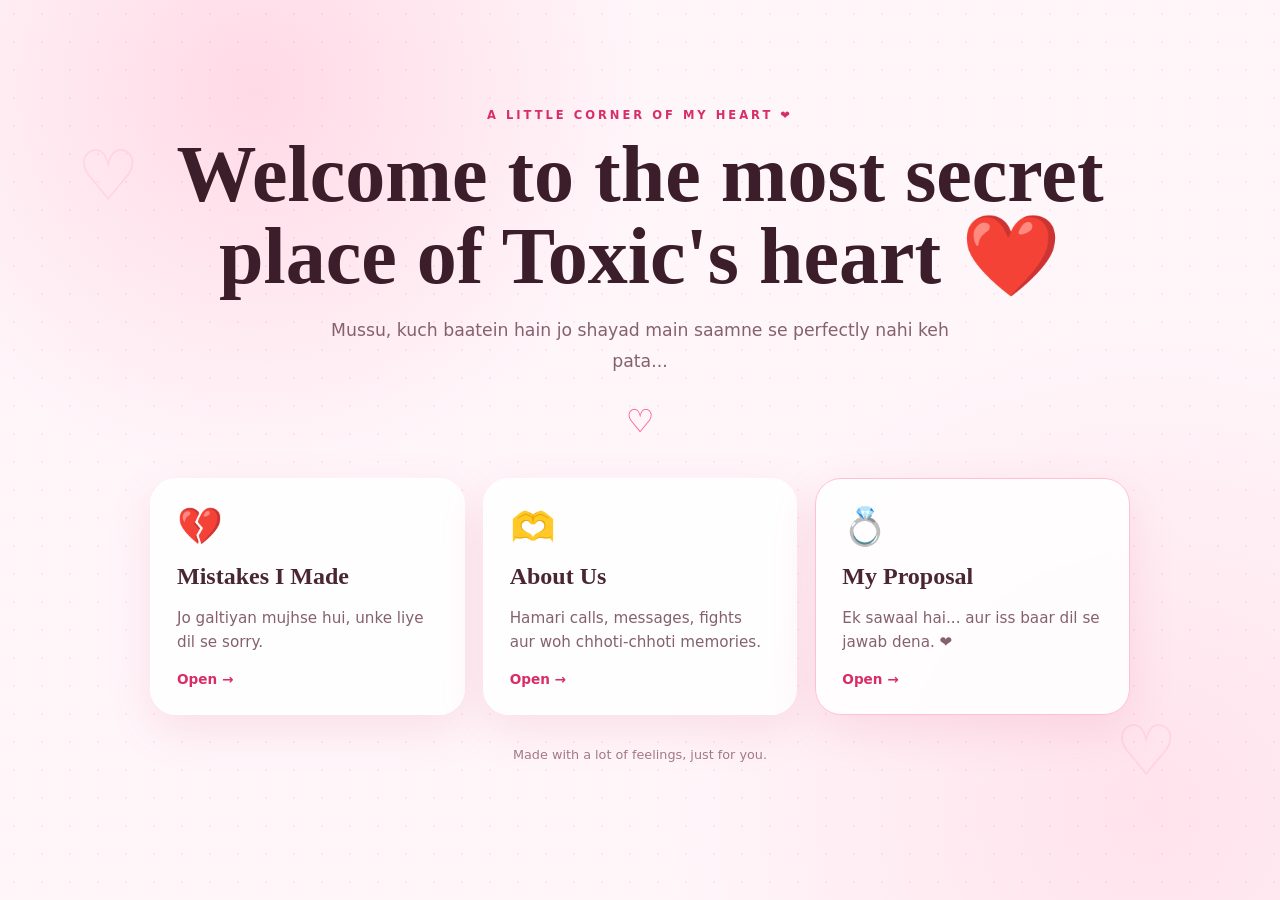
<file: index.html>
<!DOCTYPE html>
<html lang="en">
<head>
<meta charset="UTF-8">
<meta name="viewport" content="width=device-width,initial-scale=1.0">
<title>For You, With Love ❤️</title>
<link rel="stylesheet" href="style.css">
</head>
<body>
<div class="hearts"></div>
<main class="shell entrance">
  <div class="eyebrow">A little corner of my heart ❤️</div>
  <h1>Welcome to the most secret place of Toxic's heart ❤️</h1>
  <p class="lead">Mussu, kuch baatein hain jo shayad main saamne se perfectly nahi keh pata...</p>
  <div class="divider">♡</div>

  <div class="cards">
    <a class="card" href="mistakes.html">
      <span class="icon">💔</span>
      <h2>Mistakes I Made</h2>
      <p>Jo galtiyan mujhse hui, unke liye dil se sorry.</p>
      <span class="arrow">Open →</span>
    </a>

    <a class="card" href="about.html">
      <span class="icon">🫶</span>
      <h2>About Us</h2>
      <p>Hamari calls, messages, fights aur woh chhoti-chhoti memories.</p>
      <span class="arrow">Open →</span>
    </a>

    <a class="card special" href="proposal.html">
      <span class="icon">💍</span>
      <h2>My Proposal</h2>
      <p>Ek sawaal hai... aur iss baar dil se jawab dena. ❤️</p>
      <span class="arrow">Open →</span>
    </a>
  </div>
  <p class="tiny">Made with a lot of feelings, just for you.</p>
</main>
<script src="script.js"></script>
</body>
</html>
</file>
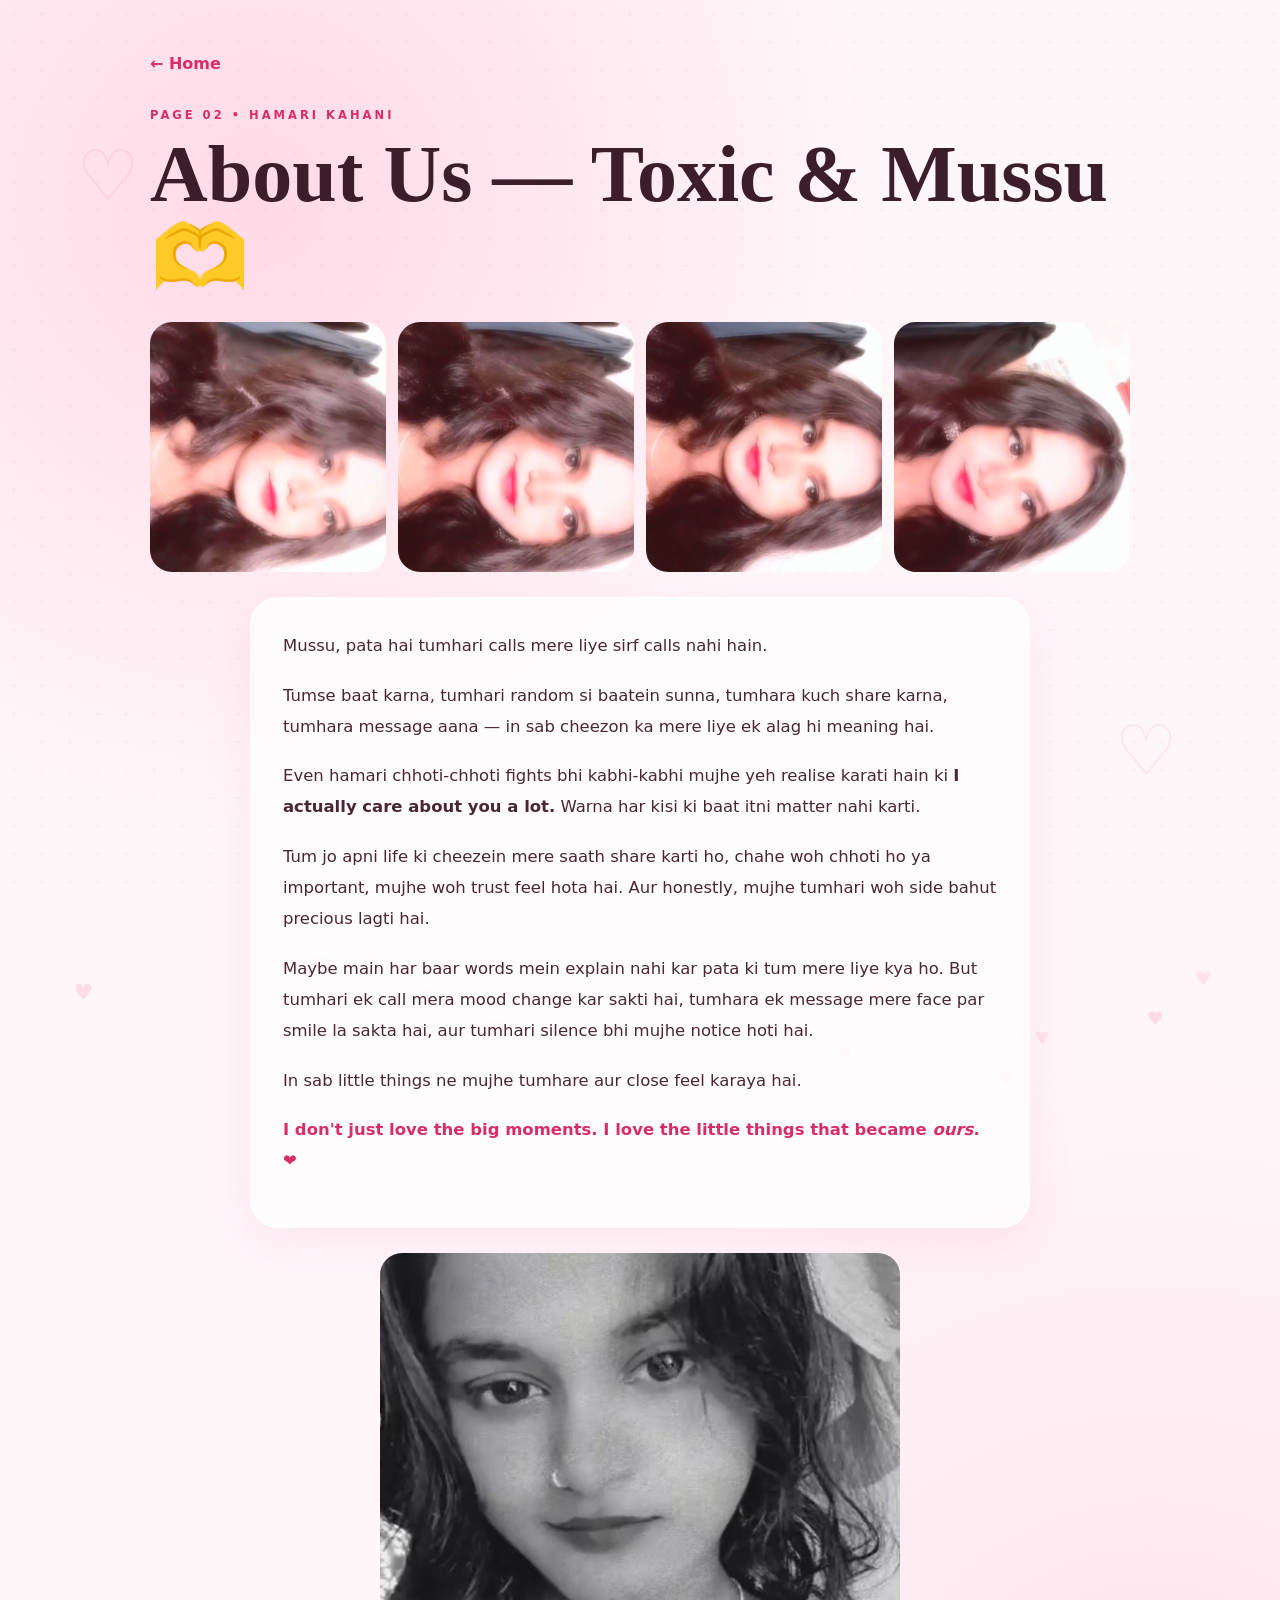
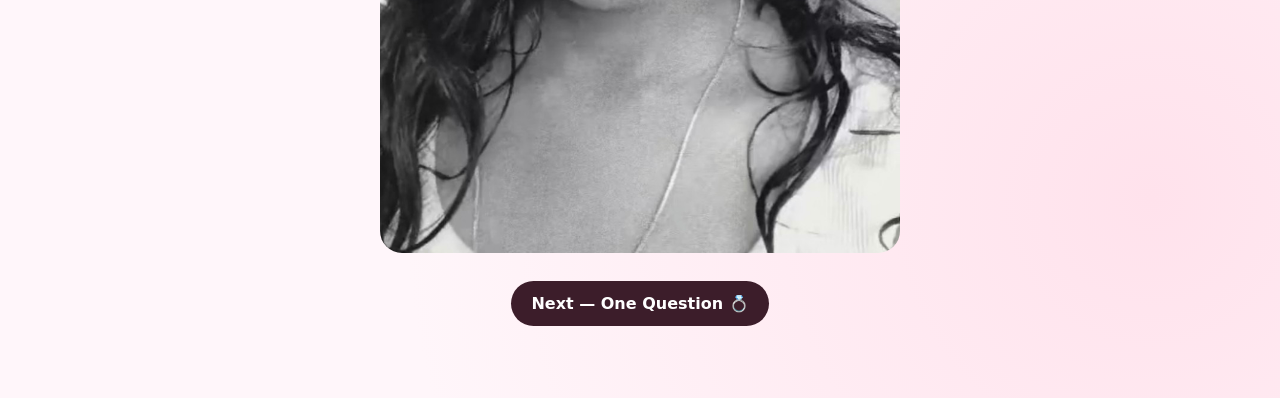
<file: about.html>
<!DOCTYPE html>
<html lang="en">
<head>
<meta charset="UTF-8"><meta name="viewport" content="width=device-width,initial-scale=1.0">
<title>About Us 🫶</title><link rel="stylesheet" href="style.css">
</head>
<body><div class="hearts"></div>
<main class="shell page">
  <a class="back" href="index.html">← Home</a>
  <div class="eyebrow">Page 02 • Hamari kahani</div>
  <h1>About Us — Toxic &amp; Mussu 🫶</h1>

  <div class="photo-grid">
    <img src="assets/photo1.jpg" alt="Memory">
    <img src="assets/photo2.jpg" alt="Memory">
    <img src="assets/photo3.jpg" alt="Memory">
    <img src="assets/photo4.jpg" alt="Memory">
  </div>

  <div class="letter">
    <p>Mussu, pata hai tumhari calls mere liye sirf calls nahi hain.</p>
    <p>Tumse baat karna, tumhari random si baatein sunna, tumhara kuch share karna, tumhara message aana — in sab cheezon ka mere liye ek alag hi meaning hai.</p>
    <p>Even hamari chhoti-chhoti fights bhi kabhi-kabhi mujhe yeh realise karati hain ki <strong>I actually care about you a lot.</strong> Warna har kisi ki baat itni matter nahi karti.</p>
    <p>Tum jo apni life ki cheezein mere saath share karti ho, chahe woh chhoti ho ya important, mujhe woh trust feel hota hai. Aur honestly, mujhe tumhari woh side bahut precious lagti hai.</p>
    <p>Maybe main har baar words mein explain nahi kar pata ki tum mere liye kya ho. But tumhari ek call mera mood change kar sakti hai, tumhara ek message mere face par smile la sakta hai, aur tumhari silence bhi mujhe notice hoti hai.</p>
    <p>In sab little things ne mujhe tumhare aur close feel karaya hai.</p>
    <p class="signature">I don't just love the big moments. I love the little things that became <em>ours</em>. ❤️</p>
  </div>

  <div class="photo-single"><img src="assets/photo5.jpg" alt="You"></div>
  <a class="next" href="proposal.html">Next — One Question 💍</a>
</main><script src="script.js"></script></body></html>
</file>
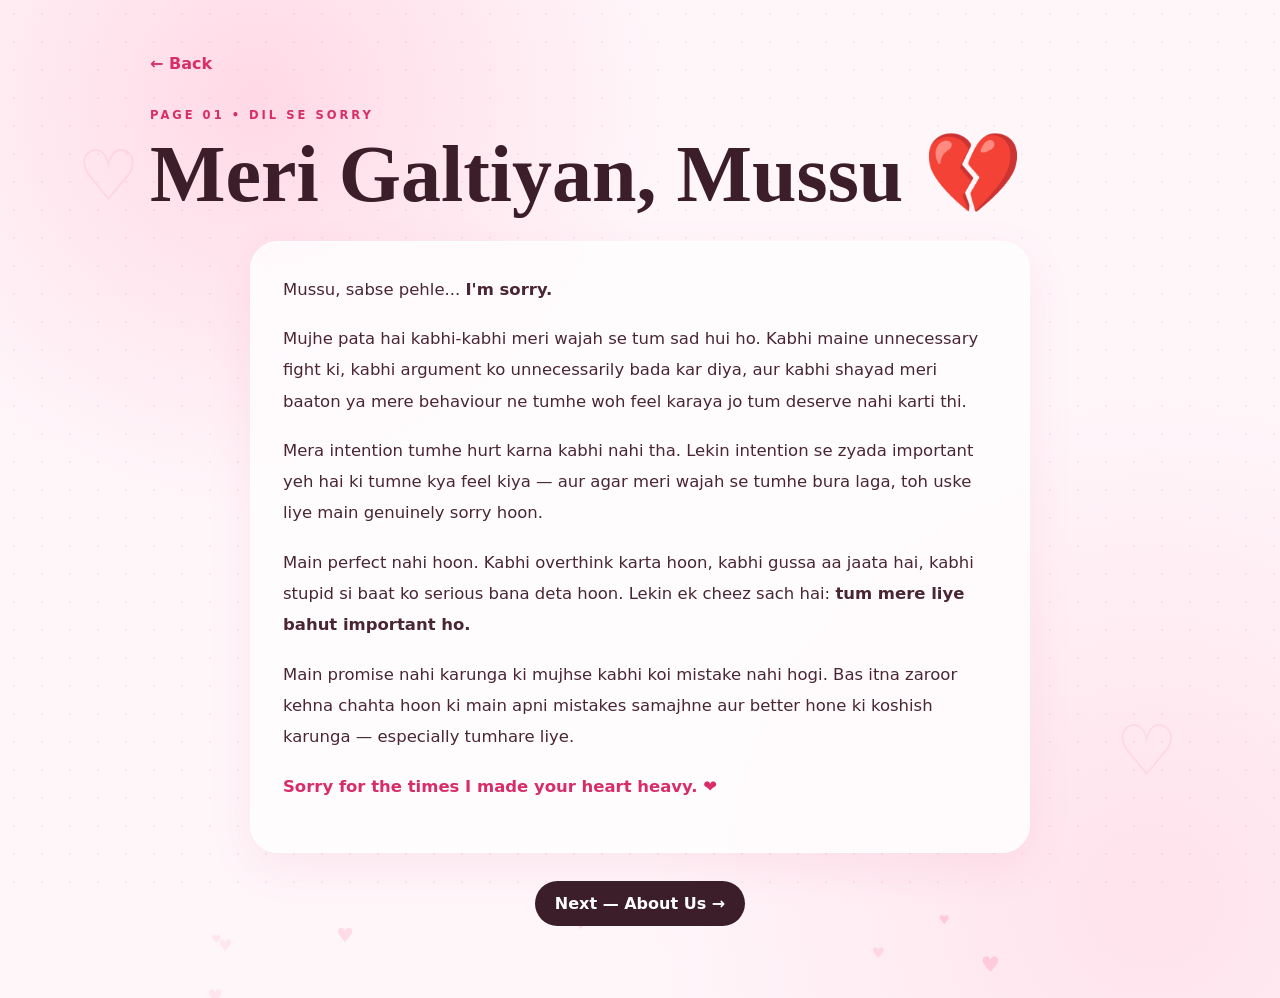
<file: mistakes.html>
<!DOCTYPE html>
<html lang="en">
<head>
<meta charset="UTF-8"><meta name="viewport" content="width=device-width,initial-scale=1.0">
<title>Meri Galtiyan 💔</title><link rel="stylesheet" href="style.css">
</head>
<body><div class="hearts"></div>
<main class="shell page">
  <a class="back" href="index.html">← Back</a>
  <div class="eyebrow">Page 01 • Dil se sorry</div>
  <h1>Meri Galtiyan, Mussu 💔</h1>
  <div class="letter">
    <p>Mussu, sabse pehle... <strong>I'm sorry.</strong></p>
    <p>Mujhe pata hai kabhi-kabhi meri wajah se tum sad hui ho. Kabhi maine unnecessary fight ki, kabhi argument ko unnecessarily bada kar diya, aur kabhi shayad meri baaton ya mere behaviour ne tumhe woh feel karaya jo tum deserve nahi karti thi.</p>
    <p>Mera intention tumhe hurt karna kabhi nahi tha. Lekin intention se zyada important yeh hai ki tumne kya feel kiya — aur agar meri wajah se tumhe bura laga, toh uske liye main genuinely sorry hoon.</p>
    <p>Main perfect nahi hoon. Kabhi overthink karta hoon, kabhi gussa aa jaata hai, kabhi stupid si baat ko serious bana deta hoon. Lekin ek cheez sach hai: <strong>tum mere liye bahut important ho.</strong></p>
    <p>Main promise nahi karunga ki mujhse kabhi koi mistake nahi hogi. Bas itna zaroor kehna chahta hoon ki main apni mistakes samajhne aur better hone ki koshish karunga — especially tumhare liye.</p>
    <p class="signature">Sorry for the times I made your heart heavy. ❤️</p>
  </div>
  <a class="next" href="about.html">Next — About Us →</a>
</main><script src="script.js"></script></body></html>
</file>
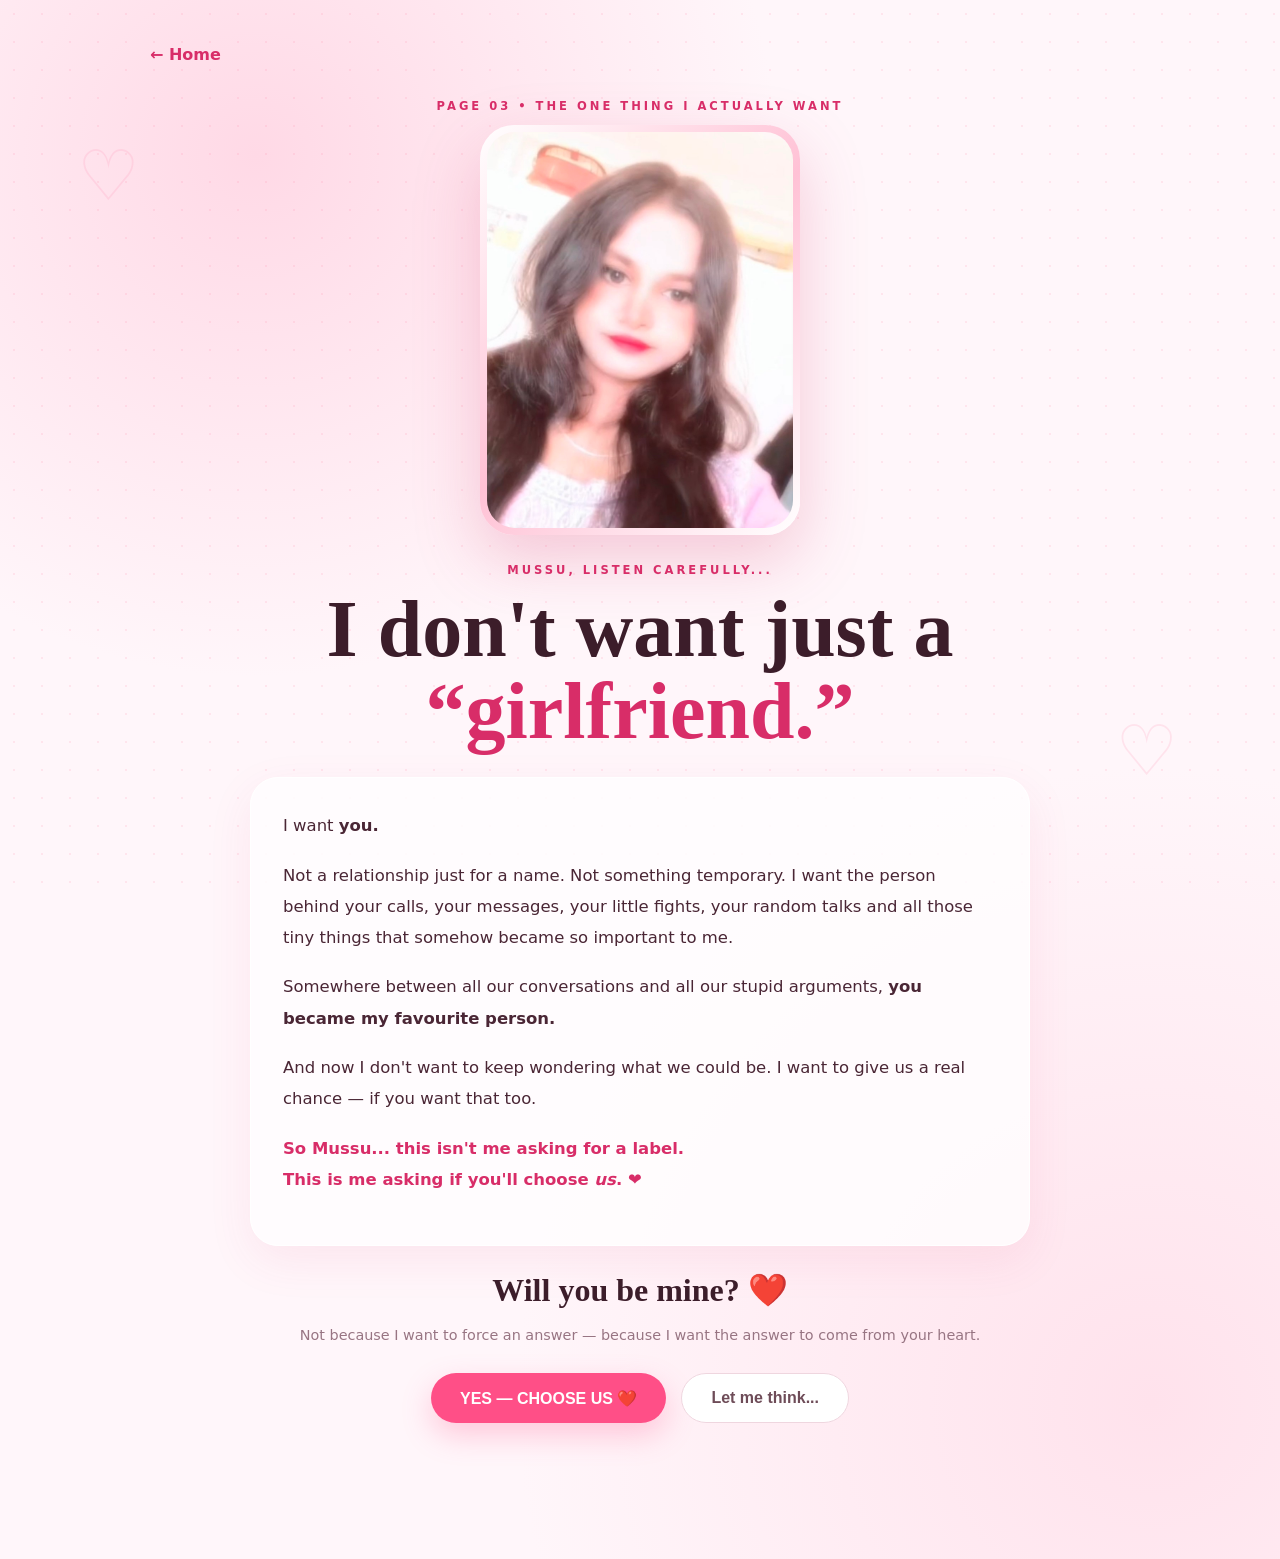
<file: proposal.html>
<!DOCTYPE html>
<html lang="en">
<head>
<meta charset="UTF-8"><meta name="viewport" content="width=device-width,initial-scale=1.0">
<title>For Mussu — One Real Question ❤️</title><link rel="stylesheet" href="style.css">
</head>
<body><div class="hearts"></div>
<main class="shell proposal">
  <a class="back" href="index.html">← Home</a>
  <div class="eyebrow">Page 03 • The one thing I actually want</div>

  <div class="proposal-photo"><img src="assets/photo6.jpg" alt="Mussu"></div>

  <p class="eyebrow">Mussu, listen carefully...</p>
  <h1>I don't want just a<br><span style="color:#d82d68">“girlfriend.”</span></h1>

  <div class="letter" style="text-align:left">
    <p>I want <strong>you.</strong></p>
    <p>Not a relationship just for a name. Not something temporary. I want the person behind your calls, your messages, your little fights, your random talks and all those tiny things that somehow became so important to me.</p>
    <p>Somewhere between all our conversations and all our stupid arguments, <strong>you became my favourite person.</strong></p>
    <p>And now I don't want to keep wondering what we could be. I want to give us a real chance — if you want that too.</p>
    <p class="signature">So Mussu... this isn't me asking for a label.<br>This is me asking if you'll choose <em>us</em>. ❤️</p>
  </div>

  <p class="proposal-text big">Will you be mine? ❤️</p>
  <p class="sub">Not because I want to force an answer — because I want the answer to come from your heart.</p>

  <div class="buttons" id="buttons">
    <button class="yes" id="yesBtn">YES — CHOOSE US ❤️</button>
    <button class="no" id="noBtn">Let me think...</button>
  </div>

  <div id="please" class="please" aria-live="polite"></div>
</main>
<script>
const noBtn = document.getElementById("noBtn");
const yesBtn = document.getElementById("yesBtn");
const please = document.getElementById("please");

const lines = [
  "Ek baar aur soch lo, Mussu... 🥺",
  "Please, agar dil mein thoda sa bhi 'us' hai... ❤️",
  "No pressure... bas ek baar dil se sochna. 🫶",
  "Kya hum dono ko ek real chance mil sakta hai? 🥹",
  "Main yahin hoon... whenever you're ready. ❤️",
  "Mussu, choose what your heart actually wants. 🫶"
];
let n = 0;

noBtn.addEventListener("click", () => {
  please.textContent = lines[n % lines.length];
  n++;
  noBtn.animate([
    {transform:"translateX(0)"},
    {transform:"translateX(-7px)"},
    {transform:"translateX(7px)"},
    {transform:"translateX(0)"}
  ], {duration:260});
});

yesBtn.addEventListener("click", () => {
  document.querySelector(".proposal").innerHTML = `
    <div class="success">
      <div class="success-heart">❤️</div>
      <div class="eyebrow">Mussu said YES</div>
      <h1>Love you too yaar😭😭 ❤️</h1>
      <p>Ab se hum dono, ek saath. ❤️</p>
      <p class="big">I didn't want just a girlfriend.<br>I wanted someone who feels like <strong>home.</strong></p>
      <p class="small">And I'm really happy that person is you.<br>Your Telegram message will already be written for you. ❤️</p>
      <a class="telegram" id="telegramBtn" href="https://t.me/mikasafks?text=I%20tapped%20YES%20babe%20%F0%9F%98%AD%F0%9F%98%AD">💌 Tell Toxic I said YES ❤️</a>
    </div>`;
});
</script>
</body></html>
</file>
<file: style.css>
*{box-sizing:border-box}
:root{--bg:#fff6fa;--pink:#ff4f87;--deep:#d82d68;--text:#4a2635;--muted:#85616e;--card:#ffffffd9}
html,body{margin:0;min-height:100%;font-family:system-ui,-apple-system,Segoe UI,Roboto,Arial,sans-serif;color:var(--text)}
body{background:radial-gradient(circle at 20% 10%,#ffd9e6 0,transparent 30%),radial-gradient(circle at 90% 90%,#ffe2ec 0,transparent 35%),var(--bg);overflow-x:hidden}
body:before{content:"";position:fixed;inset:0;pointer-events:none;background-image:radial-gradient(#ff7da7 1px,transparent 1px);background-size:28px 28px;opacity:.14}
.hearts:before,.hearts:after{content:"♡";position:fixed;color:#ff80a9;font-size:70px;opacity:.16;animation:float 8s ease-in-out infinite;pointer-events:none}
.hearts:before{left:6%;top:15%}.hearts:after{right:8%;bottom:12%;animation-delay:2s}
@keyframes float{50%{transform:translateY(-22px) rotate(8deg)}}
.shell{width:min(980px,92%);margin:0 auto;position:relative;z-index:1}
.entrance{text-align:center;padding:12vh 0 7vh}
.page{padding:6vh 0 8vh}
.eyebrow{text-transform:uppercase;letter-spacing:3px;font-size:.72rem;color:var(--deep);font-weight:800;margin-bottom:12px}
h1{font-family:Georgia,serif;font-size:clamp(2.5rem,7vw,5rem);line-height:1.02;margin:0 0 18px;color:#3c1d2a}
.lead{max-width:620px;margin:auto;font-size:1.08rem;line-height:1.8;color:var(--muted)}
.divider{color:var(--pink);font-size:2rem;margin:25px}
.cards{display:grid;grid-template-columns:repeat(3,1fr);gap:18px;margin-top:38px}
.card{display:block;text-align:left;text-decoration:none;color:inherit;background:var(--card);border:1px solid #fff;border-radius:26px;padding:26px;box-shadow:0 15px 45px #d93f7020;backdrop-filter:blur(10px);transition:.25s}
.card:hover{transform:translateY(-7px);box-shadow:0 22px 55px #d93f7030}
.card.special{border-color:#ffc0d2}
.icon{font-size:2.3rem}.card h2{margin:15px 0 8px;font-family:Georgia,serif}.card p{line-height:1.6;color:var(--muted);font-size:.95rem}.arrow{color:var(--deep);font-weight:800;font-size:.85rem}
.tiny{margin-top:32px;color:#a37b88;font-size:.8rem}
.back{display:inline-block;color:var(--deep);text-decoration:none;font-weight:700;margin-bottom:35px}
.letter{max-width:780px;margin:25px auto;background:#fffdfedb;border-radius:28px;padding:32px;box-shadow:0 15px 45px #d93f7016;border:1px solid #fff;line-height:1.9;font-size:1.03rem}
.letter p{margin:0 0 18px}.signature{color:var(--deep);font-weight:700}
.next{display:block;width:max-content;margin:28px auto 0;padding:13px 20px;border-radius:999px;background:#3c1d2a;color:white;text-decoration:none;font-weight:700}
.photo-grid{display:grid;grid-template-columns:repeat(4,1fr);gap:12px;margin:25px 0}
.photo-grid img,.photo-single img,.proposal-photo img{width:100%;height:100%;object-fit:cover;border-radius:22px;display:block}
.photo-grid img{height:250px}
.photo-single{max-width:520px;margin:25px auto}.photo-single img{max-height:600px}
.proposal{text-align:center;padding:5vh 0 9vh}
.proposal .back{display:block;text-align:left}
.proposal-photo{width:min(320px,78vw);height:410px;margin:0 auto 28px;border-radius:34px;padding:7px;background:linear-gradient(135deg,#fff,#ffc1d5,#fff);box-shadow:0 25px 65px #d93f7040}
.proposal-photo img{border-radius:28px}
.proposal-text{font-size:1.08rem;color:var(--muted)}.proposal-text.big{font-family:Georgia,serif;font-size:2rem;color:#3c1d2a;font-weight:700;margin:18px 0}.sub{font-size:.9rem;color:#987583}
.buttons{display:flex;justify-content:center;gap:15px;margin-top:30px}
button,.telegram{border:0;border-radius:999px;padding:15px 29px;font-weight:800;font-size:1rem;cursor:pointer;text-decoration:none;display:inline-block}
.yes{background:var(--pink);color:white;box-shadow:0 12px 30px #ff4f8745}.no{background:#fff;color:#6e4c58;border:1px solid #efd6df}
.please{min-height:35px;margin-top:20px;color:var(--deep);font-weight:800}
.success{padding:10vh 0}.success-heart{font-size:5rem;animation:pulse 1.2s infinite}@keyframes pulse{50%{transform:scale(1.15)}}.success p{font-size:1.1rem;color:var(--muted)}.success .big{font-family:Georgia,serif;font-size:1.55rem;color:#3c1d2a}.success .small{max-width:550px;margin:15px auto 28px;line-height:1.7;font-size:.95rem}.telegram{background:#229ed9;color:#fff}
@media(max-width:760px){.cards{grid-template-columns:1fr}.entrance{padding-top:9vh}.card{text-align:center}.photo-grid{grid-template-columns:repeat(2,1fr)}.photo-grid img{height:220px}.letter{padding:23px;font-size:.98rem}h1{font-size:3rem}}
</file>
